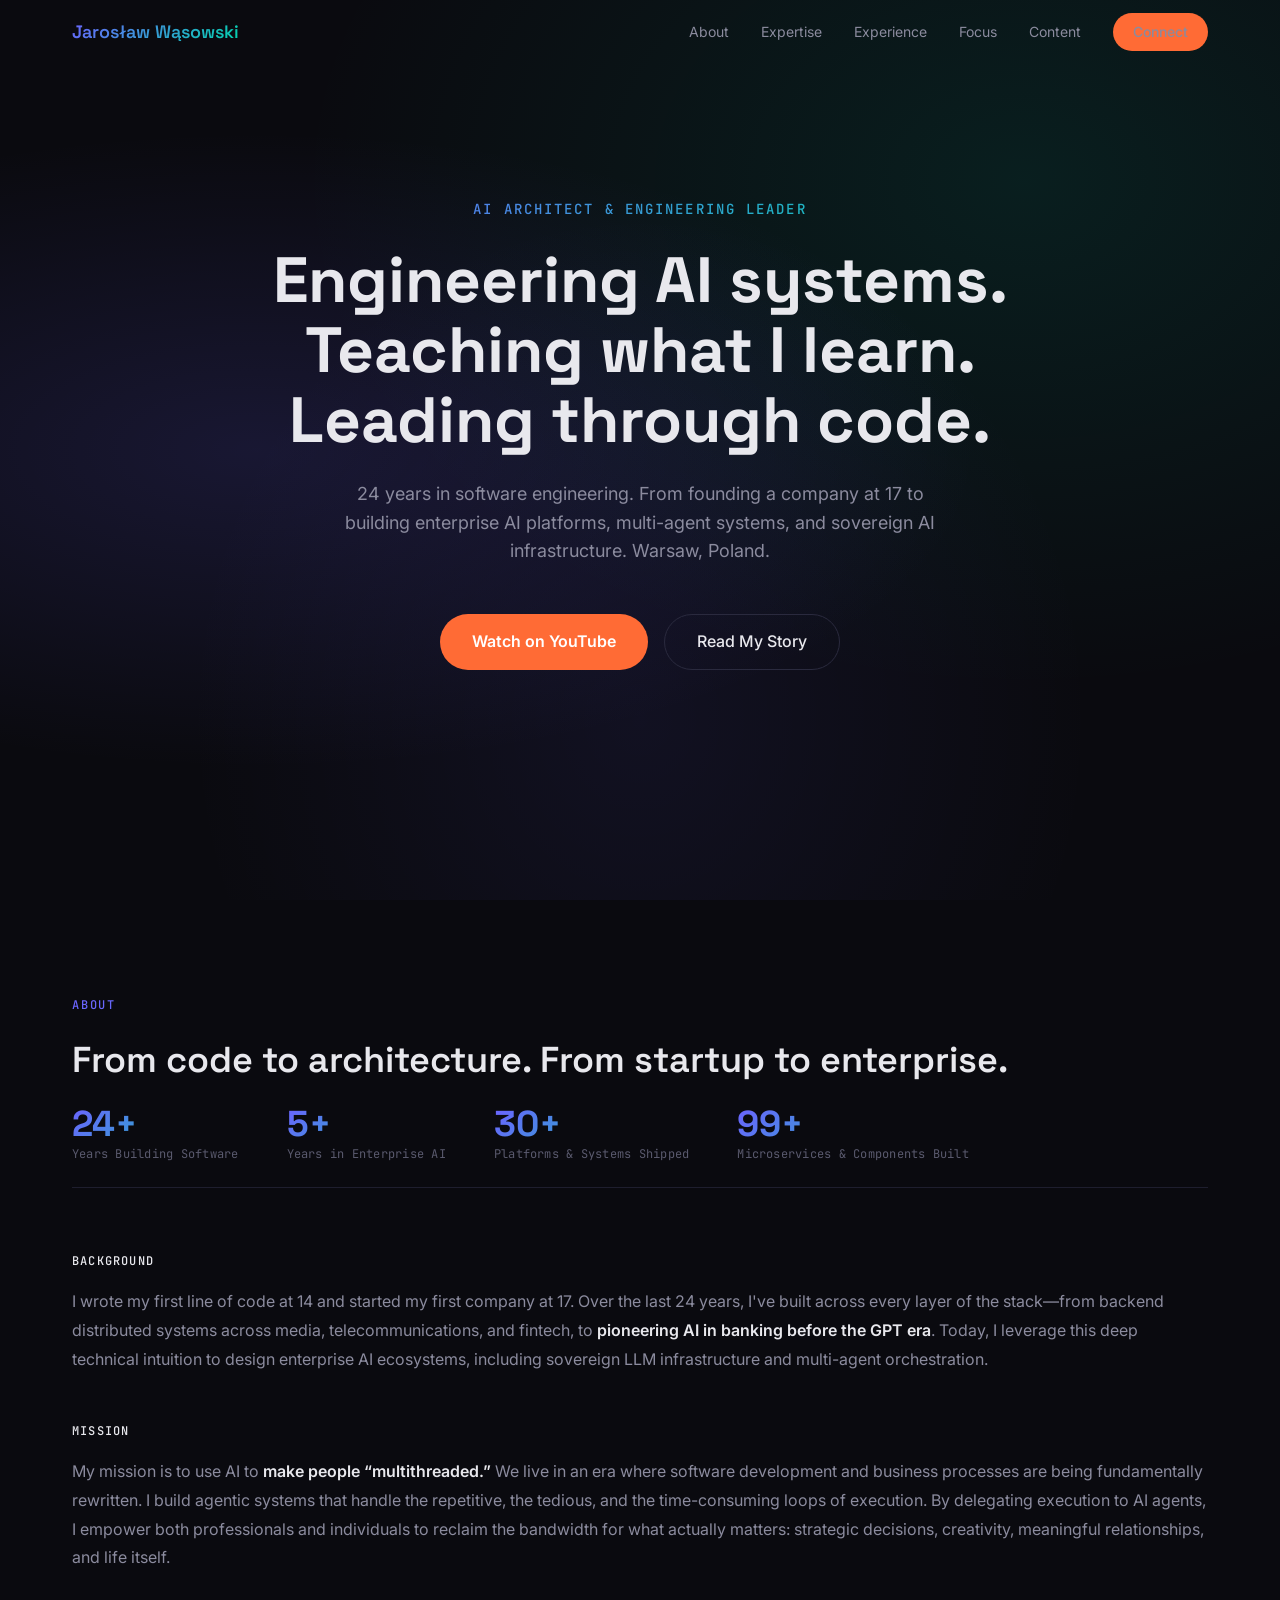
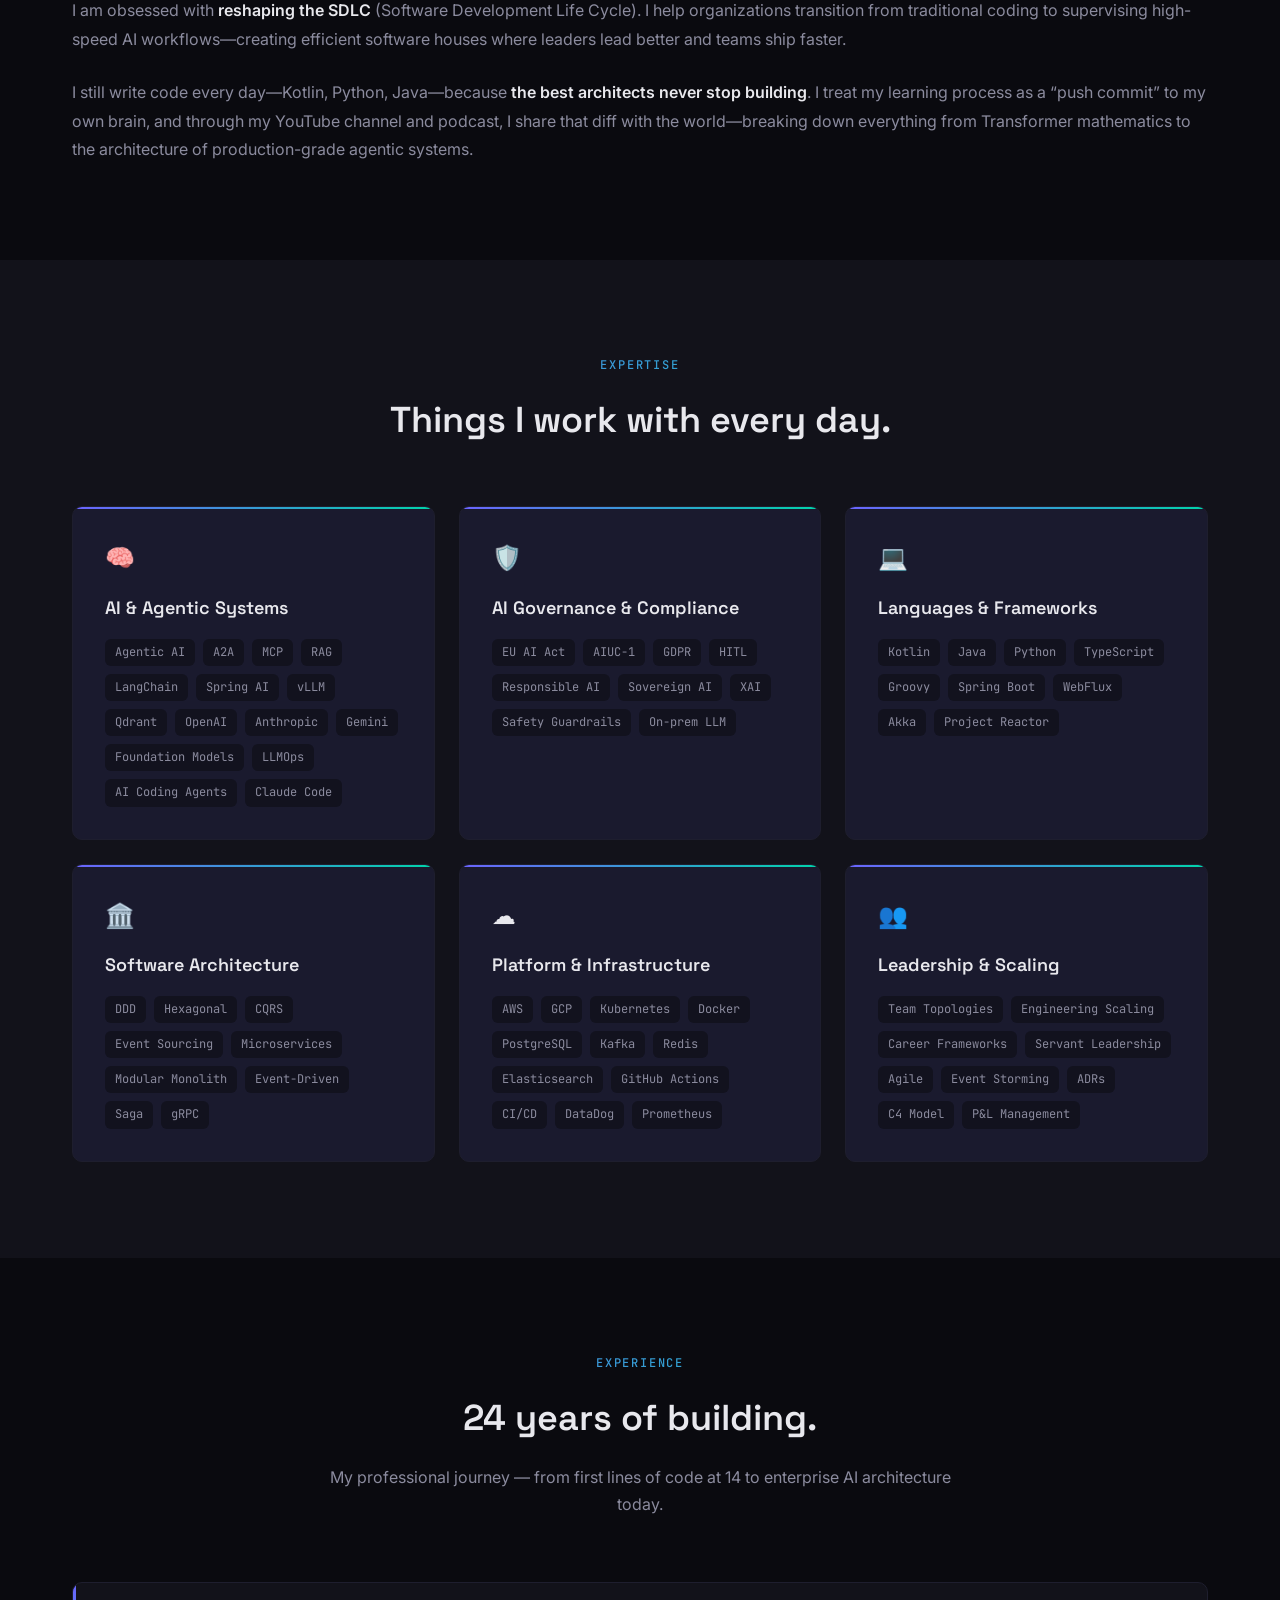
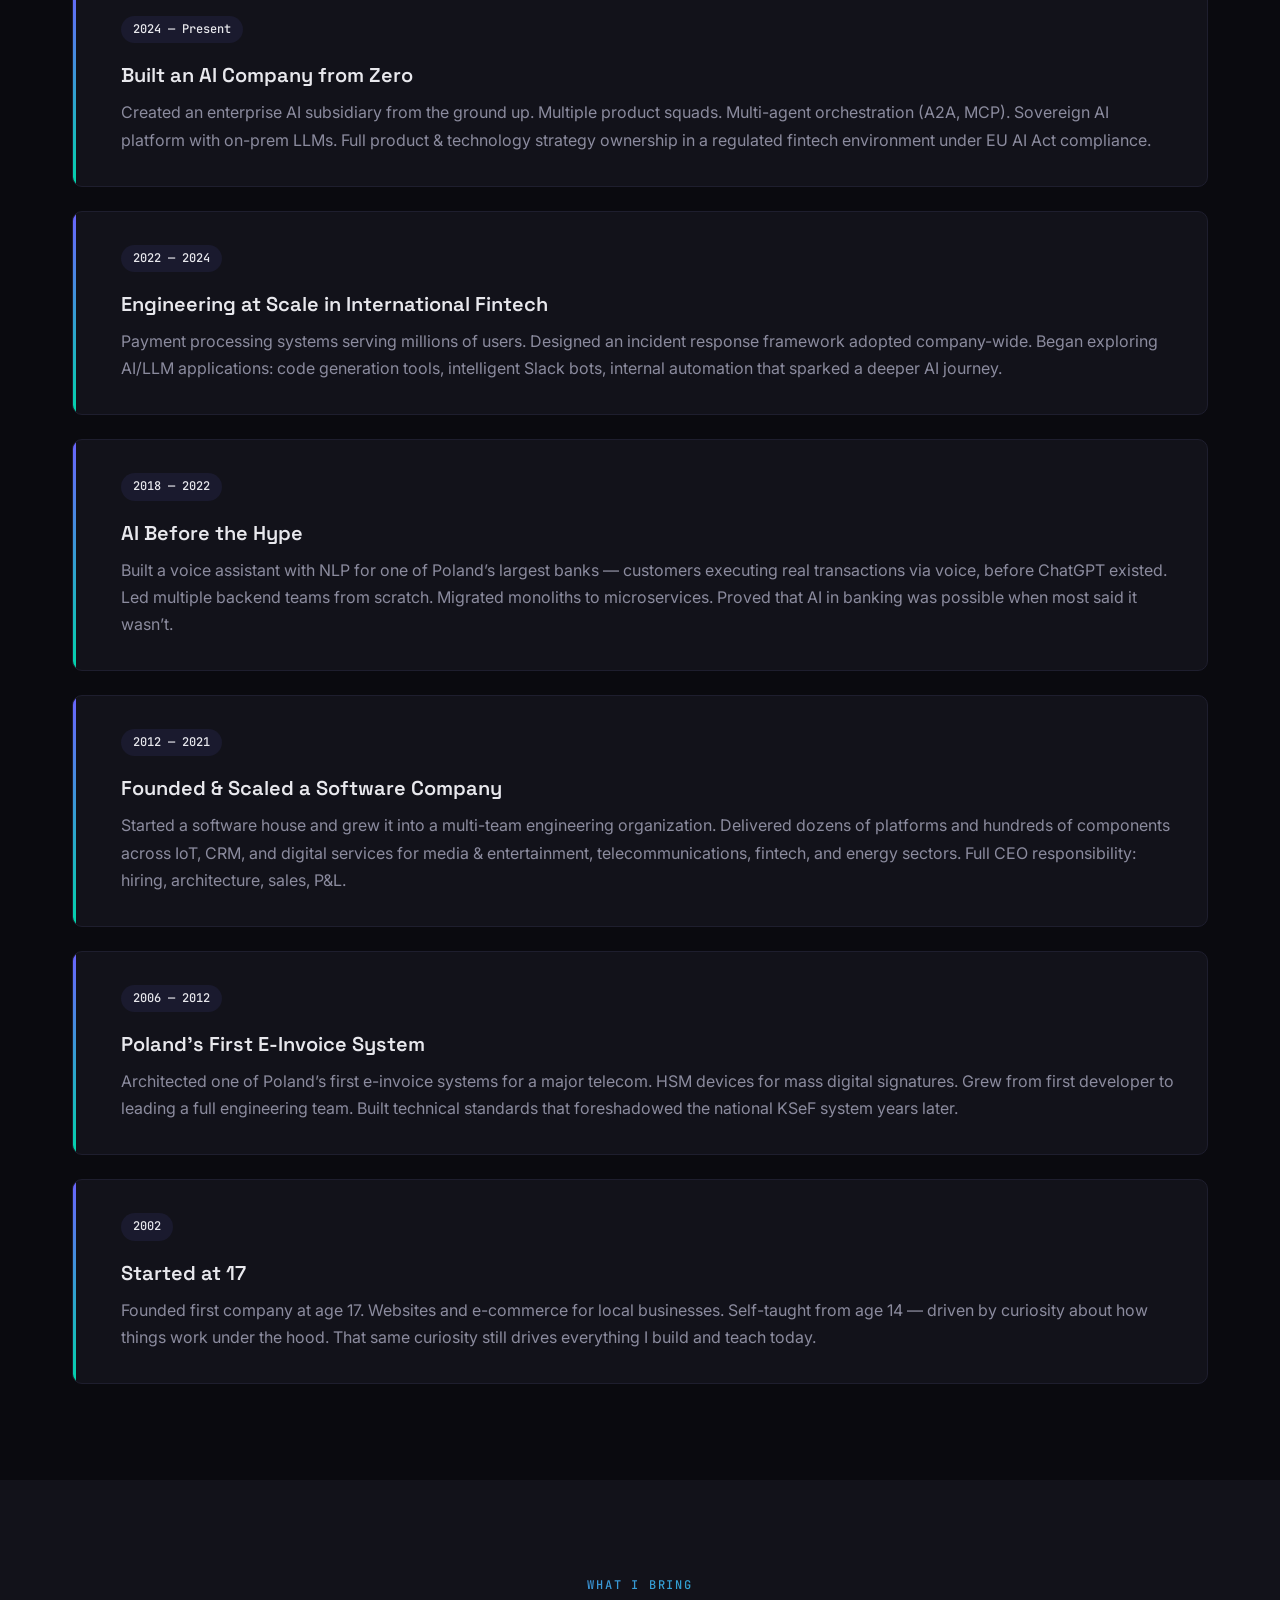
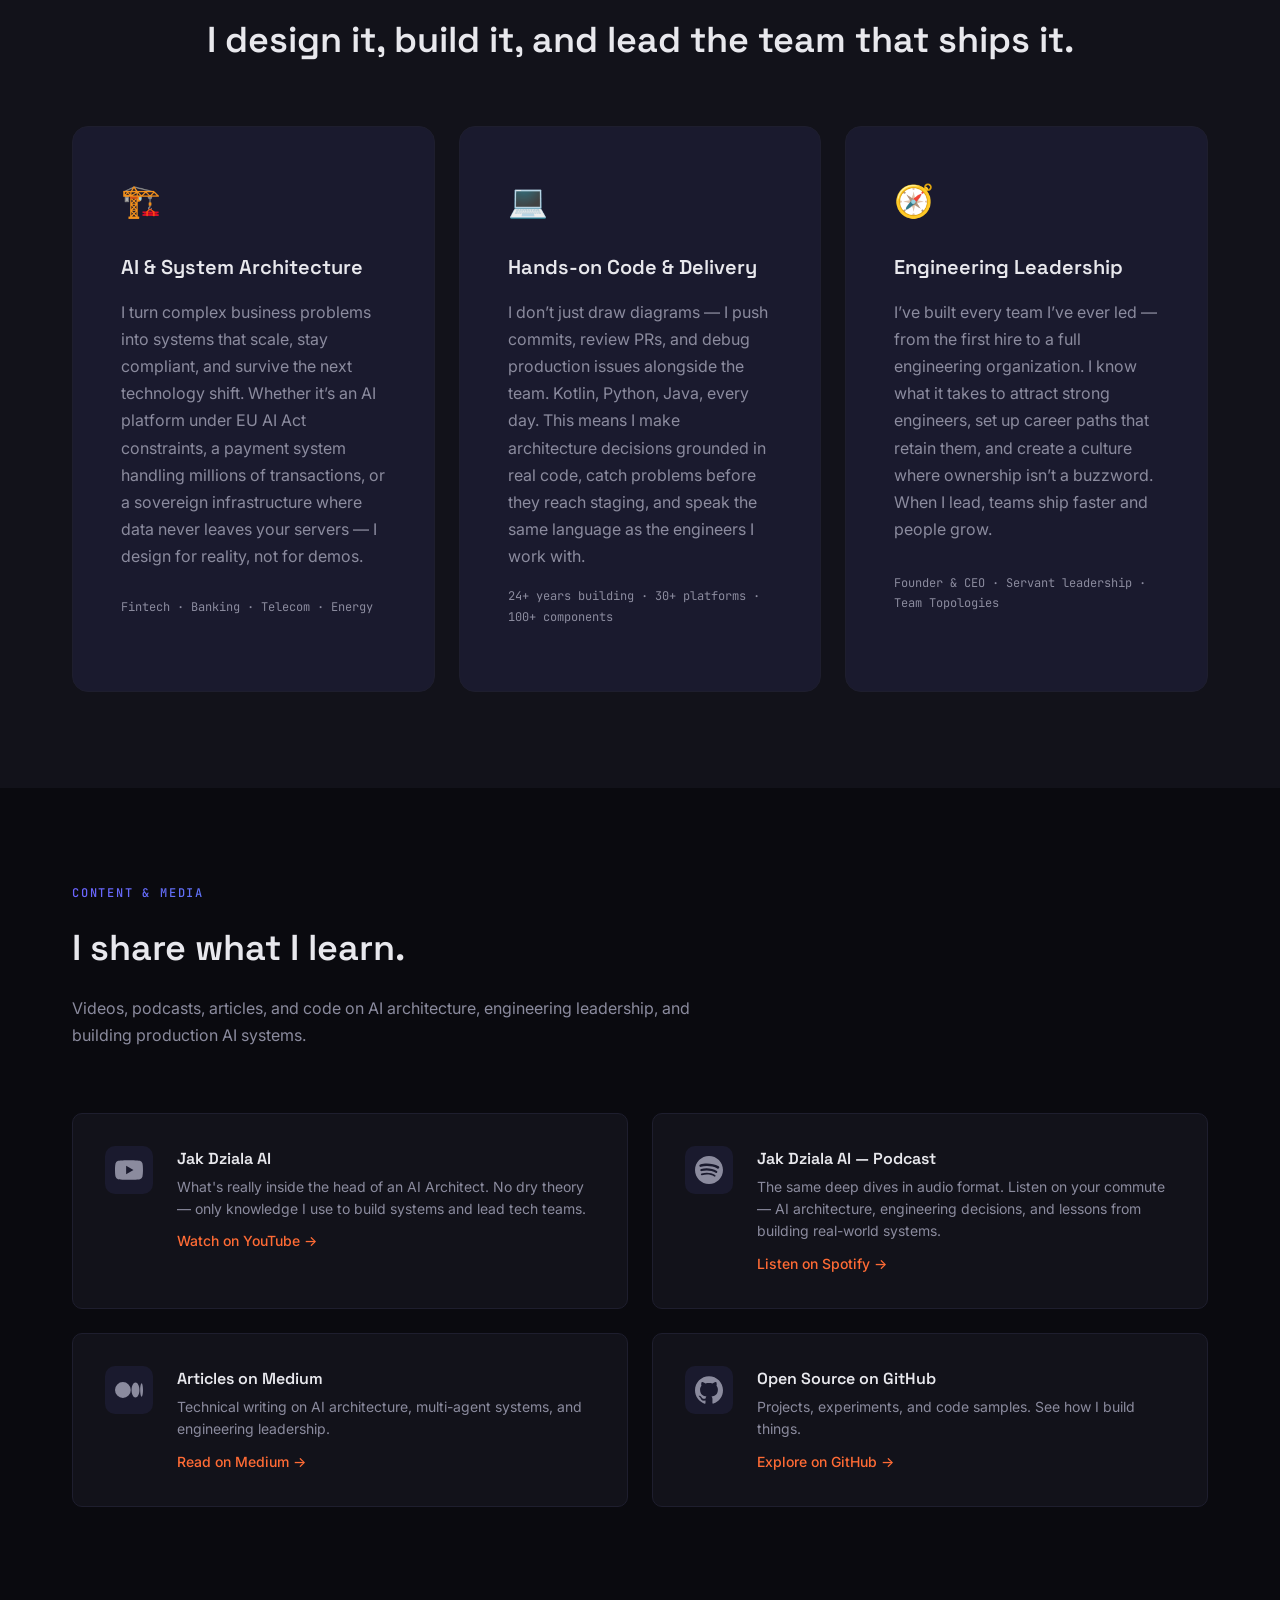
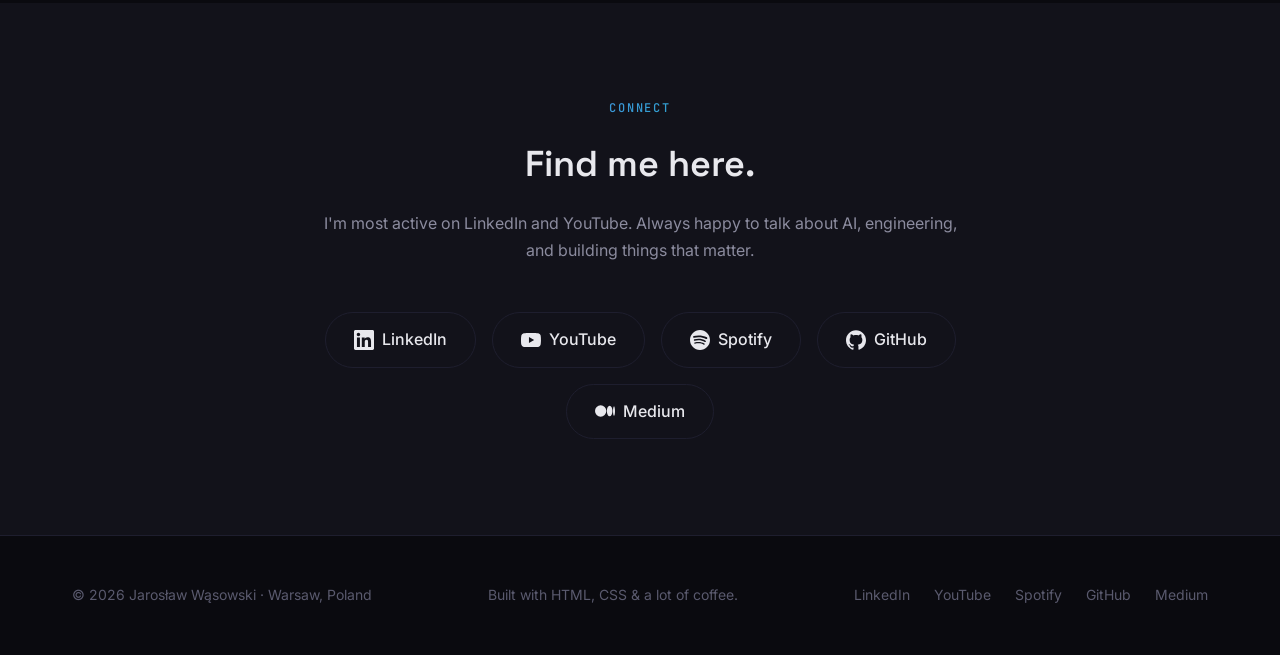
<file: index.html>
<!DOCTYPE html>
<html lang="en">
<head>
  <meta charset="UTF-8">
  <meta name="viewport" content="width=device-width, initial-scale=1.0">

  <title>Jaros&#322;aw W&#261;sowski | AI Architect & Engineering Leader</title>
  <meta name="description" content="AI Architect & Engineering Leader with 24+ years in software engineering. Sharing practical knowledge on enterprise AI, multi-agent systems, and engineering leadership through YouTube, podcast, and articles.">
  <meta name="keywords" content="Jaroslaw Wasowski, AI architect, engineering leader, enterprise AI, multi-agent orchestration, RAG pipelines, AI governance, Kotlin, Java, Python, Spring Boot, software architecture, tech leadership, jak dziala AI, AI podcast, LangChain, agentic AI, Gemini, foundation models, sovereign AI">

  <meta name="author" content="Jarosław Wąsowski">

  <!-- Canonical -->
  <link rel="canonical" href="https://jaroslawwasowski.pl/">

  <!-- Open Graph -->
  <meta property="og:title" content="Jarosław Wąsowski | AI Architect & Engineering Leader">
  <meta property="og:description" content="24+ years building software. From startup founder to enterprise AI architect. Sharing what I learn along the way.">
  <meta property="og:type" content="website">
  <meta property="og:url" content="https://jaroslawwasowski.pl/">
  <meta property="og:image" content="https://jaroslawwasowski.pl/assets/og-image.jpg">
  <meta property="og:image:width" content="1200">
  <meta property="og:image:height" content="630">
  <meta property="og:locale" content="en_US">
  <meta property="og:site_name" content="Jarosław Wąsowski">

  <!-- Twitter Card -->
  <meta name="twitter:card" content="summary_large_image">
  <meta name="twitter:title" content="Jarosław Wąsowski | AI Architect & Engineering Leader">
  <meta name="twitter:description" content="24+ years in software engineering. Enterprise AI, multi-agent systems, engineering leadership. Warsaw, Poland.">
  <meta name="twitter:image" content="https://jaroslawwasowski.pl/assets/og-image.jpg">

  <!-- Geo -->
  <meta name="geo.region" content="PL-MZ">
  <meta name="geo.placename" content="Warsaw">

  <!-- Favicon -->
  <link rel="icon" type="image/svg+xml" href="assets/favicon.svg">

  <!-- Fonts -->
  <link rel="preconnect" href="https://fonts.googleapis.com">
  <link rel="preconnect" href="https://fonts.gstatic.com" crossorigin>
  <link href="https://fonts.googleapis.com/css2?family=Inter:wght@400;500;600&family=JetBrains+Mono:wght@400;500&family=Space+Grotesk:wght@600;700&display=swap" rel="stylesheet">

  <!-- Stylesheets -->
  <link rel="stylesheet" href="css/variables.css">
  <link rel="stylesheet" href="css/main.css">
  <link rel="stylesheet" href="css/animations.css">
  <link rel="stylesheet" href="css/responsive.css">

  <!-- Schema.org JSON-LD -->
  <script type="application/ld+json">
  {
    "@context": "https://schema.org",
    "@type": "Person",
    "name": "Jaros\u0142aw W\u0105sowski",
    "alternateName": "Jaroslaw Wasowski",
    "givenName": "Jaros\u0142aw",
    "familyName": "W\u0105sowski",
    "url": "https://jaroslawwasowski.pl/",
    "image": "https://jaroslawwasowski.pl/assets/og-image.jpg",
    "jobTitle": "AI Architect & Engineering Leader",
    "description": "AI Architect and Engineering Leader with 24+ years in software engineering. Specializing in enterprise AI platforms, multi-agent orchestration, RAG pipelines, AI Governance, and engineering leadership. Creator of Jak Dziala AI educational series.",
    "address": {
      "@type": "PostalAddress",
      "addressLocality": "Warsaw",
      "addressCountry": "PL"
    },
    "hasOccupation": [
      {
        "@type": "Occupation",
        "name": "AI Architect"
      },
      {
        "@type": "Occupation",
        "name": "Engineering Leader"
      },
      {
        "@type": "Occupation",
        "name": "Software Architect"
      }
    ],
    "knowsAbout": [
      "Artificial Intelligence", "Enterprise AI Platforms", "Multi-Agent Orchestration",
      "Retrieval-Augmented Generation", "AI Governance", "Software Architecture",
      "Kotlin", "Java", "Python", "TypeScript", "Groovy", "Spring Boot", "Kubernetes",
      "DDD", "Microservices", "PostgreSQL", "Kafka", "Engineering Leadership",
      "Team Topologies", "Agentic AI", "LLM Infrastructure", "Sovereign AI",
      "LangChain", "Foundation Models", "Gemini", "AI Coding Agents", "AI-native SDLC"
    ],
    "sameAs": [
      "https://www.linkedin.com/in/jarekwasowski/",
      "https://github.com/jarekwas",
      "https://medium.com/@wasowski.jarek",
      "https://www.youtube.com/@jakdzia%C5%82aai",
      "https://open.spotify.com/show/3qwGekcUD3JPqvEu73IWQA"
    ],
    "knowsLanguage": ["pl", "en"],
    "alumniOf": {
      "@type": "CollegeOrUniversity",
      "name": "Polish-Japanese Academy of Information Technology"
    }
  }
  </script>
</head>
<body>

  <!-- ================================================================
       NAVIGATION
       ================================================================ -->
  <header class="nav" id="nav">
    <div class="container nav-inner">
      <a href="#hero" class="nav-logo gradient-text">Jaros&#322;aw W&#261;sowski</a>

      <nav class="nav-links" aria-label="Main navigation">
        <a href="#about">About</a>
        <a href="#expertise">Expertise</a>
        <a href="#track-record">Experience</a>
        <a href="#focus">Focus</a>
        <a href="#content">Content</a>
        <a href="#contact" class="nav-cta nav-cta-desktop">Connect</a>
      </nav>

      <button class="nav-hamburger" aria-label="Toggle menu" aria-expanded="false">
        <span></span>
        <span></span>
        <span></span>
      </button>
    </div>

    <nav class="nav-mobile" aria-label="Mobile navigation">
      <a href="#about">About</a>
      <a href="#expertise">Expertise</a>
      <a href="#track-record">Experience</a>
      <a href="#focus">Focus</a>
      <a href="#content">Content</a>
      <a href="#contact">Connect</a>
    </nav>
  </header>

  <main>
    <!-- ================================================================
         HERO
         ================================================================ -->
    <section class="hero" id="hero">
      <div class="hero-bg" aria-hidden="true"></div>
      <div class="hero-content">
        <p class="hero-label gradient-text">AI Architect &amp; Engineering Leader</p>
        <h1 class="hero-title">Engineering AI systems. Teaching what I learn. Leading through code.</h1>
        <p class="hero-subtitle">24 years in software engineering. From founding a company at 17 to building enterprise AI platforms, multi-agent systems, and sovereign AI infrastructure. Warsaw, Poland.</p>
        <div class="hero-buttons">
          <a href="https://www.youtube.com/@jakdzia%C5%82aai" class="btn-primary" target="_blank" rel="noopener">Watch on YouTube</a>
          <a href="#about" class="btn-outline">Read My Story</a>
        </div>
      </div>
    </section>

    <!-- ================================================================
         ABOUT
         ================================================================ -->
    <section id="about">
      <div class="container">
        <p class="section-label gradient-text reveal">About</p>
        <h2 class="section-heading reveal">From code to architecture. From startup to enterprise.</h2>

        <div class="about-metrics reveal" role="list" aria-label="Key career metrics">
          <div class="about-metric" role="listitem">
            <span class="about-metric-number gradient-text" data-target="24" data-suffix="+">0</span>
            <span class="about-metric-label">Years Building Software</span>
          </div>
          <div class="about-metric" role="listitem">
            <span class="about-metric-number gradient-text" data-target="5" data-suffix="+">0</span>
            <span class="about-metric-label">Years in Enterprise AI</span>
          </div>
          <div class="about-metric" role="listitem">
            <span class="about-metric-number gradient-text" data-target="30" data-suffix="+">0</span>
            <span class="about-metric-label">Platforms &amp; Systems Shipped</span>
          </div>
          <div class="about-metric" role="listitem">
            <span class="about-metric-number gradient-text" data-target="100" data-suffix="+">0</span>
            <span class="about-metric-label">Microservices &amp; Components Built</span>
          </div>
        </div>

        <div class="about-columns reveal">
          <div class="about-col">
            <h3 class="about-col-heading">Background</h3>
            <p>I wrote my first line of code at 14 and started my first company at 17. Over the last 24 years, I've built across every layer of the stack&mdash;from backend distributed systems across media, telecommunications, and fintech, to <strong>pioneering AI in banking before the GPT era</strong>. Today, I leverage this deep technical intuition to design enterprise AI ecosystems, including sovereign LLM infrastructure and multi-agent orchestration.</p>
          </div>
          <div class="about-col">
            <h3 class="about-col-heading">Mission</h3>
            <p>My mission is to use AI to <strong>make people &ldquo;multithreaded.&rdquo;</strong> We live in an era where software development and business processes are being fundamentally rewritten. I build agentic systems that handle the repetitive, the tedious, and the time-consuming loops of execution. By delegating execution to AI agents, I empower both professionals and individuals to reclaim the bandwidth for what actually matters: strategic decisions, creativity, meaningful relationships, and life itself.</p>
            <p>I am obsessed with <strong>reshaping the SDLC</strong> (Software Development Life Cycle). I help organizations transition from traditional coding to supervising high-speed AI workflows&mdash;creating efficient software houses where leaders lead better and teams ship faster.</p>
            <p>I still write code every day&mdash;Kotlin, Python, Java&mdash;because <strong>the best architects never stop building</strong>. I treat my learning process as a &ldquo;push commit&rdquo; to my own brain, and through my YouTube channel and podcast, I share that diff with the world&mdash;breaking down everything from Transformer mathematics to the architecture of production-grade agentic systems.</p>
          </div>
        </div>
      </div>
    </section>

    <!-- ================================================================
         EXPERTISE
         ================================================================ -->
    <section id="expertise" class="section-alt">
      <div class="container">
        <div class="expertise-header">
          <p class="section-label gradient-text reveal">Expertise</p>
          <h2 class="section-heading reveal">Things I work with every day.</h2>
        </div>

        <div class="expertise-grid reveal">
          <div class="expertise-card stagger-child">
            <div class="expertise-icon" aria-hidden="true">&#x1F9E0;</div>
            <h3>AI &amp; Agentic Systems</h3>
            <div class="expertise-tags">
              <span class="expertise-tag">Agentic AI</span>
              <span class="expertise-tag">A2A</span>
              <span class="expertise-tag">MCP</span>
              <span class="expertise-tag">RAG</span>
              <span class="expertise-tag">LangChain</span>
              <span class="expertise-tag">Spring AI</span>
              <span class="expertise-tag">vLLM</span>
              <span class="expertise-tag">Qdrant</span>
              <span class="expertise-tag">OpenAI</span>
              <span class="expertise-tag">Anthropic</span>
              <span class="expertise-tag">Gemini</span>
              <span class="expertise-tag">Foundation Models</span>
              <span class="expertise-tag">LLMOps</span>
              <span class="expertise-tag">AI Coding Agents</span>
              <span class="expertise-tag">Claude Code</span>
            </div>
          </div>

          <div class="expertise-card stagger-child">
            <div class="expertise-icon" aria-hidden="true">&#x1F6E1;&#xFE0F;</div>
            <h3>AI Governance &amp; Compliance</h3>
            <div class="expertise-tags">
              <span class="expertise-tag">EU AI Act</span>
              <span class="expertise-tag">AIUC-1</span>
              <span class="expertise-tag">GDPR</span>
              <span class="expertise-tag">HITL</span>
              <span class="expertise-tag">Responsible AI</span>
              <span class="expertise-tag">Sovereign AI</span>
              <span class="expertise-tag">XAI</span>
              <span class="expertise-tag">Safety Guardrails</span>
              <span class="expertise-tag">On-prem LLM</span>
            </div>
          </div>

          <div class="expertise-card stagger-child">
            <div class="expertise-icon" aria-hidden="true">&#x1F4BB;</div>
            <h3>Languages &amp; Frameworks</h3>
            <div class="expertise-tags">
              <span class="expertise-tag">Kotlin</span>
              <span class="expertise-tag">Java</span>
              <span class="expertise-tag">Python</span>
              <span class="expertise-tag">TypeScript</span>
              <span class="expertise-tag">Groovy</span>
              <span class="expertise-tag">Spring Boot</span>
              <span class="expertise-tag">WebFlux</span>
              <span class="expertise-tag">Akka</span>
              <span class="expertise-tag">Project Reactor</span>
            </div>
          </div>

          <div class="expertise-card stagger-child">
            <div class="expertise-icon" aria-hidden="true">&#x1F3DB;&#xFE0F;</div>
            <h3>Software Architecture</h3>
            <div class="expertise-tags">
              <span class="expertise-tag">DDD</span>
              <span class="expertise-tag">Hexagonal</span>
              <span class="expertise-tag">CQRS</span>
              <span class="expertise-tag">Event Sourcing</span>
              <span class="expertise-tag">Microservices</span>
              <span class="expertise-tag">Modular Monolith</span>
              <span class="expertise-tag">Event-Driven</span>
              <span class="expertise-tag">Saga</span>
              <span class="expertise-tag">gRPC</span>
            </div>
          </div>

          <div class="expertise-card stagger-child">
            <div class="expertise-icon" aria-hidden="true">&#x2601;&#xFE0F;</div>
            <h3>Platform &amp; Infrastructure</h3>
            <div class="expertise-tags">
              <span class="expertise-tag">AWS</span>
              <span class="expertise-tag">GCP</span>
              <span class="expertise-tag">Kubernetes</span>
              <span class="expertise-tag">Docker</span>
              <span class="expertise-tag">PostgreSQL</span>
              <span class="expertise-tag">Kafka</span>
              <span class="expertise-tag">Redis</span>
              <span class="expertise-tag">Elasticsearch</span>
              <span class="expertise-tag">GitHub Actions</span>
              <span class="expertise-tag">CI/CD</span>
              <span class="expertise-tag">DataDog</span>
              <span class="expertise-tag">Prometheus</span>
            </div>
          </div>

          <div class="expertise-card stagger-child">
            <div class="expertise-icon" aria-hidden="true">&#x1F465;</div>
            <h3>Leadership &amp; Scaling</h3>
            <div class="expertise-tags">
              <span class="expertise-tag">Team Topologies</span>
              <span class="expertise-tag">Engineering Scaling</span>
              <span class="expertise-tag">Career Frameworks</span>
              <span class="expertise-tag">Servant Leadership</span>
              <span class="expertise-tag">Agile</span>
              <span class="expertise-tag">Event Storming</span>
              <span class="expertise-tag">ADRs</span>
              <span class="expertise-tag">C4 Model</span>
              <span class="expertise-tag">P&amp;L Management</span>
            </div>
          </div>
        </div>
      </div>
    </section>

    <!-- ================================================================
         TRACK RECORD
         ================================================================ -->
    <section id="track-record">
      <div class="container">
        <div class="track-header">
          <p class="section-label gradient-text reveal">Experience</p>
          <h2 class="section-heading reveal">24 years of building.</h2>
          <p class="section-subtext reveal" style="margin: 0 auto;">My professional journey &mdash; from first lines of code at 14 to enterprise AI architecture today.</p>
        </div>

        <div class="track-list">
          <div class="track-card reveal">
            <span class="track-year gradient-text">2024 &mdash; Present</span>
            <h3>Built an AI Company from Zero</h3>
            <p>Created an enterprise AI subsidiary from the ground up. Multiple product squads. Multi-agent orchestration (A2A, MCP). Sovereign AI platform with on-prem LLMs. Full product &amp; technology strategy ownership in a regulated fintech environment under EU AI Act compliance.</p>
          </div>

          <div class="track-card reveal">
            <span class="track-year gradient-text">2022 &mdash; 2024</span>
            <h3>Engineering at Scale in International Fintech</h3>
            <p>Payment processing systems serving millions of users. Designed an incident response framework adopted company-wide. Began exploring AI/LLM applications: code generation tools, intelligent Slack bots, internal automation that sparked a deeper AI journey.</p>
          </div>

          <div class="track-card reveal">
            <span class="track-year gradient-text">2018 &mdash; 2022</span>
            <h3>AI Before the Hype</h3>
            <p>Built a voice assistant with NLP for one of Poland&rsquo;s largest banks &mdash; customers executing real transactions via voice, before ChatGPT existed. Led multiple backend teams from scratch. Migrated monoliths to microservices. Proved that AI in banking was possible when most said it wasn&rsquo;t.</p>
          </div>

          <div class="track-card reveal">
            <span class="track-year gradient-text">2012 &mdash; 2021</span>
            <h3>Founded &amp; Scaled a Software Company</h3>
            <p>Started a software house and grew it into a multi-team engineering organization. Delivered dozens of platforms and hundreds of components across IoT, CRM, and digital services for media &amp; entertainment, telecommunications, fintech, and energy sectors. Full CEO responsibility: hiring, architecture, sales, P&amp;L.</p>
          </div>

          <div class="track-card reveal">
            <span class="track-year gradient-text">2006 &mdash; 2012</span>
            <h3>Poland&rsquo;s First E-Invoice System</h3>
            <p>Architected one of Poland&rsquo;s first e-invoice systems for a major telecom. HSM devices for mass digital signatures. Grew from first developer to leading a full engineering team. Built technical standards that foreshadowed the national KSeF system years later.</p>
          </div>

          <div class="track-card reveal">
            <span class="track-year gradient-text">2002</span>
            <h3>Started at 17</h3>
            <p>Founded first company at age 17. Websites and e-commerce for local businesses. Self-taught from age 14 &mdash; driven by curiosity about how things work under the hood. That same curiosity still drives everything I build and teach today.</p>
          </div>
        </div>
      </div>
    </section>

    <!-- ================================================================
         FOCUS AREAS
         ================================================================ -->
    <section id="focus" class="section-alt">
      <div class="container">
        <div class="services-header">
          <p class="section-label gradient-text reveal">What I Bring</p>
          <h2 class="section-heading reveal">I design it, build it, and lead the team that ships it.</h2>
        </div>

        <div class="services-grid reveal">
          <div class="service-card stagger-child">
            <div class="service-icon" aria-hidden="true">&#x1F3D7;&#xFE0F;</div>
            <h3>AI &amp; System Architecture</h3>
            <p>I turn complex business problems into systems that scale, stay compliant, and survive the next technology shift. Whether it&rsquo;s an AI platform under EU AI Act constraints, a payment system handling millions of transactions, or a sovereign infrastructure where data never leaves your servers &mdash; I design for reality, not for demos.</p>
            <p class="service-meta">Fintech &middot; Banking &middot; Telecom &middot; Energy</p>
          </div>

          <div class="service-card stagger-child">
            <div class="service-icon" aria-hidden="true">&#x1F4BB;</div>
            <h3>Hands-on Code &amp; Delivery</h3>
            <p>I don&rsquo;t just draw diagrams &mdash; I push commits, review PRs, and debug production issues alongside the team. Kotlin, Python, Java, every day. This means I make architecture decisions grounded in real code, catch problems before they reach staging, and speak the same language as the engineers I work with.</p>
            <p class="service-meta">24+ years building &middot; 30+ platforms &middot; 100+ components</p>
          </div>

          <div class="service-card stagger-child">
            <div class="service-icon" aria-hidden="true">&#x1F9ED;</div>
            <h3>Engineering Leadership</h3>
            <p>I&rsquo;ve built every team I&rsquo;ve ever led &mdash; from the first hire to a full engineering organization. I know what it takes to attract strong engineers, set up career paths that retain them, and create a culture where ownership isn&rsquo;t a buzzword. When I lead, teams ship faster and people grow.</p>
            <p class="service-meta">Founder &amp; CEO &middot; Servant leadership &middot; Team Topologies</p>
          </div>
        </div>
      </div>
    </section>

    <!-- ================================================================
         CONTENT & MEDIA
         ================================================================ -->
    <section id="content">
      <div class="container">
        <div class="content-header">
          <p class="section-label gradient-text reveal">Content &amp; Media</p>
          <h2 class="section-heading reveal">I share what I learn.</h2>
          <p class="section-subtext reveal">Videos, podcasts, articles, and code on AI architecture, engineering leadership, and building production AI systems.</p>
        </div>

        <div class="content-grid reveal">
          <a href="https://www.youtube.com/@jakdzia%C5%82aai" class="content-card stagger-child" target="_blank" rel="noopener">
            <div class="content-card-icon">
              <svg viewBox="0 0 24 24" xmlns="http://www.w3.org/2000/svg" aria-hidden="true">
                <path d="M23.498 6.186a3.016 3.016 0 0 0-2.122-2.136C19.505 3.545 12 3.545 12 3.545s-7.505 0-9.377.505A3.017 3.017 0 0 0 .502 6.186C0 8.07 0 12 0 12s0 3.93.502 5.814a3.016 3.016 0 0 0 2.122 2.136c1.871.505 9.376.505 9.376.505s7.505 0 9.377-.505a3.015 3.015 0 0 0 2.122-2.136C24 15.93 24 12 24 12s0-3.93-.502-5.814zM9.545 15.568V8.432L15.818 12l-6.273 3.568z"/>
              </svg>
            </div>
            <div class="content-card-body">
              <h3>Jak Dziala AI</h3>
              <p>What's really inside the head of an AI Architect. No dry theory &mdash; only knowledge I use to build systems and lead tech teams.</p>
              <span class="content-card-link">Watch on YouTube <span class="arrow">&rarr;</span></span>
            </div>
          </a>

          <a href="https://open.spotify.com/show/3qwGekcUD3JPqvEu73IWQA" class="content-card stagger-child" target="_blank" rel="noopener">
            <div class="content-card-icon">
              <svg viewBox="0 0 24 24" xmlns="http://www.w3.org/2000/svg" aria-hidden="true">
                <path d="M12 0C5.4 0 0 5.4 0 12s5.4 12 12 12 12-5.4 12-12S18.66 0 12 0zm5.521 17.34c-.24.359-.66.48-1.021.24-2.82-1.74-6.36-2.101-10.561-1.141-.418.122-.779-.179-.899-.539-.12-.421.18-.78.54-.9 4.56-1.021 8.52-.6 11.64 1.32.42.18.479.659.301 1.02zm1.44-3.3c-.301.42-.841.6-1.262.3-3.239-1.98-8.159-2.58-11.939-1.38-.479.12-1.02-.12-1.14-.6-.12-.48.12-1.021.6-1.141C9.6 9.9 15 10.561 18.72 12.84c.361.181.54.78.241 1.2zm.12-3.36C15.24 8.4 8.82 8.16 5.16 9.301c-.6.179-1.2-.181-1.38-.721-.18-.601.18-1.2.72-1.381 4.26-1.26 11.28-1.02 15.721 1.621.539.3.719 1.02.419 1.56-.299.421-1.02.599-1.559.3z"/>
              </svg>
            </div>
            <div class="content-card-body">
              <h3>Jak Dziala AI &mdash; Podcast</h3>
              <p>The same deep dives in audio format. Listen on your commute &mdash; AI architecture, engineering decisions, and lessons from building real-world systems.</p>
              <span class="content-card-link">Listen on Spotify <span class="arrow">&rarr;</span></span>
            </div>
          </a>

          <a href="https://medium.com/@wasowski.jarek" class="content-card stagger-child" target="_blank" rel="noopener">
            <div class="content-card-icon">
              <svg viewBox="0 0 24 24" xmlns="http://www.w3.org/2000/svg" aria-hidden="true">
                <path d="M13.54 12a6.8 6.8 0 01-6.77 6.82A6.8 6.8 0 010 12a6.8 6.8 0 016.77-6.82A6.8 6.8 0 0113.54 12zm7.42 0c0 3.54-1.51 6.42-3.38 6.42-1.87 0-3.39-2.88-3.39-6.42s1.52-6.42 3.39-6.42 3.38 2.88 3.38 6.42M24 12c0 3.17-.53 5.75-1.19 5.75-.66 0-1.19-2.58-1.19-5.75s.53-5.75 1.19-5.75C23.47 6.25 24 8.83 24 12z"/>
              </svg>
            </div>
            <div class="content-card-body">
              <h3>Articles on Medium</h3>
              <p>Technical writing on AI architecture, multi-agent systems, and engineering leadership.</p>
              <span class="content-card-link">Read on Medium <span class="arrow">&rarr;</span></span>
            </div>
          </a>

          <a href="https://github.com/jarekwas" class="content-card stagger-child" target="_blank" rel="noopener">
            <div class="content-card-icon">
              <svg viewBox="0 0 24 24" xmlns="http://www.w3.org/2000/svg" aria-hidden="true">
                <path d="M12 .297c-6.63 0-12 5.373-12 12 0 5.303 3.438 9.8 8.205 11.385.6.113.82-.258.82-.577 0-.285-.01-1.04-.015-2.04-3.338.724-4.042-1.61-4.042-1.61C4.422 18.07 3.633 17.7 3.633 17.7c-1.087-.744.084-.729.084-.729 1.205.084 1.838 1.236 1.838 1.236 1.07 1.835 2.809 1.305 3.495.998.108-.776.417-1.305.76-1.605-2.665-.3-5.466-1.332-5.466-5.93 0-1.31.465-2.38 1.235-3.22-.135-.303-.54-1.523.105-3.176 0 0 1.005-.322 3.3 1.23.96-.267 1.98-.399 3-.405 1.02.006 2.04.138 3 .405 2.28-1.552 3.285-1.23 3.285-1.23.645 1.653.24 2.873.12 3.176.765.84 1.23 1.91 1.23 3.22 0 4.61-2.805 5.625-5.475 5.92.42.36.81 1.096.81 2.22 0 1.606-.015 2.896-.015 3.286 0 .315.21.69.825.57C20.565 22.092 24 17.592 24 12.297c0-6.627-5.373-12-12-12"/>
              </svg>
            </div>
            <div class="content-card-body">
              <h3>Open Source on GitHub</h3>
              <p>Projects, experiments, and code samples. See how I build things.</p>
              <span class="content-card-link">Explore on GitHub <span class="arrow">&rarr;</span></span>
            </div>
          </a>
        </div>

      </div>
    </section>

    <!-- ================================================================
         CONNECT
         ================================================================ -->
    <section class="contact section-alt" id="contact">
      <div class="container">
        <div class="contact-content">
          <p class="section-label gradient-text reveal">Connect</p>
          <h2 class="section-heading reveal">Find me here.</h2>
          <p class="section-subtext reveal">I'm most active on LinkedIn and YouTube. Always happy to talk about AI, engineering, and building things that matter.</p>

          <div class="contact-links reveal">
            <a href="https://www.linkedin.com/in/jarekwasowski/" class="contact-btn linkedin" target="_blank" rel="noopener">
              <svg viewBox="0 0 24 24" xmlns="http://www.w3.org/2000/svg" aria-hidden="true">
                <path d="M20.447 20.452h-3.554v-5.569c0-1.328-.027-3.037-1.852-3.037-1.853 0-2.136 1.445-2.136 2.939v5.667H9.351V9h3.414v1.561h.046c.477-.9 1.637-1.85 3.37-1.85 3.601 0 4.267 2.37 4.267 5.455v6.286zM5.337 7.433c-1.144 0-2.063-.926-2.063-2.065 0-1.138.92-2.063 2.063-2.063 1.14 0 2.064.925 2.064 2.063 0 1.139-.925 2.065-2.064 2.065zm1.782 13.019H3.555V9h3.564v11.452zM22.225 0H1.771C.792 0 0 .774 0 1.729v20.542C0 23.227.792 24 1.771 24h20.451C23.2 24 24 23.227 24 22.271V1.729C24 .774 23.2 0 22.222 0h.003z"/>
              </svg>
              LinkedIn
            </a>
            <a href="https://www.youtube.com/@jakdzia%C5%82aai" class="contact-btn youtube" target="_blank" rel="noopener">
              <svg viewBox="0 0 24 24" xmlns="http://www.w3.org/2000/svg" aria-hidden="true">
                <path d="M23.498 6.186a3.016 3.016 0 0 0-2.122-2.136C19.505 3.545 12 3.545 12 3.545s-7.505 0-9.377.505A3.017 3.017 0 0 0 .502 6.186C0 8.07 0 12 0 12s0 3.93.502 5.814a3.016 3.016 0 0 0 2.122 2.136c1.871.505 9.376.505 9.376.505s7.505 0 9.377-.505a3.015 3.015 0 0 0 2.122-2.136C24 15.93 24 12 24 12s0-3.93-.502-5.814zM9.545 15.568V8.432L15.818 12l-6.273 3.568z"/>
              </svg>
              YouTube
            </a>
            <a href="https://open.spotify.com/show/3qwGekcUD3JPqvEu73IWQA" class="contact-btn spotify" target="_blank" rel="noopener">
              <svg viewBox="0 0 24 24" xmlns="http://www.w3.org/2000/svg" aria-hidden="true">
                <path d="M12 0C5.4 0 0 5.4 0 12s5.4 12 12 12 12-5.4 12-12S18.66 0 12 0zm5.521 17.34c-.24.359-.66.48-1.021.24-2.82-1.74-6.36-2.101-10.561-1.141-.418.122-.779-.179-.899-.539-.12-.421.18-.78.54-.9 4.56-1.021 8.52-.6 11.64 1.32.42.18.479.659.301 1.02zm1.44-3.3c-.301.42-.841.6-1.262.3-3.239-1.98-8.159-2.58-11.939-1.38-.479.12-1.02-.12-1.14-.6-.12-.48.12-1.021.6-1.141C9.6 9.9 15 10.561 18.72 12.84c.361.181.54.78.241 1.2zm.12-3.36C15.24 8.4 8.82 8.16 5.16 9.301c-.6.179-1.2-.181-1.38-.721-.18-.601.18-1.2.72-1.381 4.26-1.26 11.28-1.02 15.721 1.621.539.3.719 1.02.419 1.56-.299.421-1.02.599-1.559.3z"/>
              </svg>
              Spotify
            </a>
            <a href="https://github.com/jarekwas" class="contact-btn github" target="_blank" rel="noopener">
              <svg viewBox="0 0 24 24" xmlns="http://www.w3.org/2000/svg" aria-hidden="true">
                <path d="M12 .297c-6.63 0-12 5.373-12 12 0 5.303 3.438 9.8 8.205 11.385.6.113.82-.258.82-.577 0-.285-.01-1.04-.015-2.04-3.338.724-4.042-1.61-4.042-1.61C4.422 18.07 3.633 17.7 3.633 17.7c-1.087-.744.084-.729.084-.729 1.205.084 1.838 1.236 1.838 1.236 1.07 1.835 2.809 1.305 3.495.998.108-.776.417-1.305.76-1.605-2.665-.3-5.466-1.332-5.466-5.93 0-1.31.465-2.38 1.235-3.22-.135-.303-.54-1.523.105-3.176 0 0 1.005-.322 3.3 1.23.96-.267 1.98-.399 3-.405 1.02.006 2.04.138 3 .405 2.28-1.552 3.285-1.23 3.285-1.23.645 1.653.24 2.873.12 3.176.765.84 1.23 1.91 1.23 3.22 0 4.61-2.805 5.625-5.475 5.92.42.36.81 1.096.81 2.22 0 1.606-.015 2.896-.015 3.286 0 .315.21.69.825.57C20.565 22.092 24 17.592 24 12.297c0-6.627-5.373-12-12-12"/>
              </svg>
              GitHub
            </a>
            <a href="https://medium.com/@wasowski.jarek" class="contact-btn medium" target="_blank" rel="noopener">
              <svg viewBox="0 0 24 24" xmlns="http://www.w3.org/2000/svg" aria-hidden="true">
                <path d="M13.54 12a6.8 6.8 0 01-6.77 6.82A6.8 6.8 0 010 12a6.8 6.8 0 016.77-6.82A6.8 6.8 0 0113.54 12zm7.42 0c0 3.54-1.51 6.42-3.38 6.42-1.87 0-3.39-2.88-3.39-6.42s1.52-6.42 3.39-6.42 3.38 2.88 3.38 6.42M24 12c0 3.17-.53 5.75-1.19 5.75-.66 0-1.19-2.58-1.19-5.75s.53-5.75 1.19-5.75C23.47 6.25 24 8.83 24 12z"/>
              </svg>
              Medium
            </a>
          </div>
        </div>
      </div>
    </section>
  </main>

  <!-- ================================================================
       FOOTER
       ================================================================ -->
  <footer class="footer">
    <div class="container footer-inner">
      <span class="footer-copy">&copy; 2026 Jaros&#322;aw W&#261;sowski &middot; Warsaw, Poland</span>
      <span class="footer-tagline">Built with HTML, CSS &amp; a lot of coffee.</span>
      <nav class="footer-links" aria-label="Footer links">
        <a href="https://www.linkedin.com/in/jarekwasowski/" target="_blank" rel="noopener">LinkedIn</a>
        <a href="https://www.youtube.com/@jakdzia%C5%82aai" target="_blank" rel="noopener">YouTube</a>
        <a href="https://open.spotify.com/show/3qwGekcUD3JPqvEu73IWQA" target="_blank" rel="noopener">Spotify</a>
        <a href="https://github.com/jarekwas" target="_blank" rel="noopener">GitHub</a>
        <a href="https://medium.com/@wasowski.jarek" target="_blank" rel="noopener">Medium</a>
      </nav>
    </div>
  </footer>

  <!-- JavaScript -->
  <script src="js/main.js"></script>
</body>
</html>
</file>
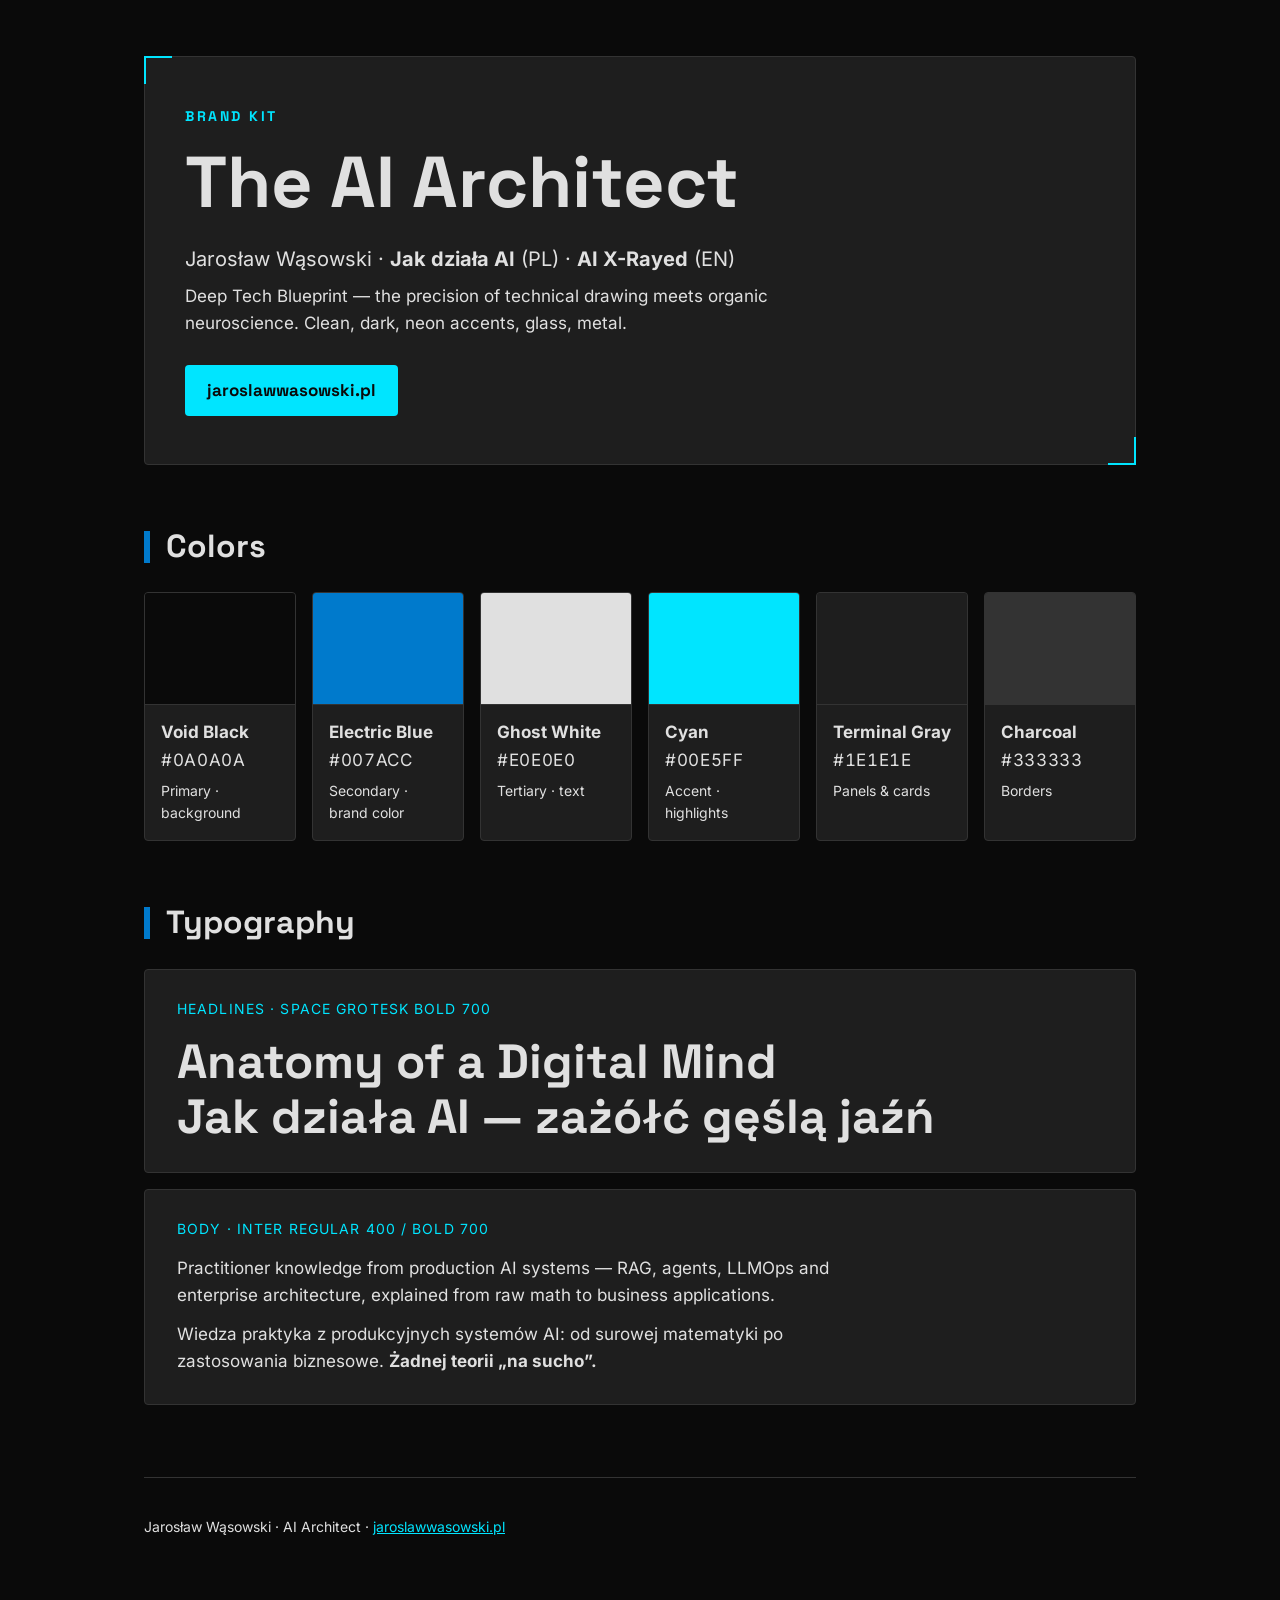
<file: brand/index.html>
<!DOCTYPE html>
<html lang="en">
<head>
  <meta charset="UTF-8">
  <meta name="viewport" content="width=device-width, initial-scale=1.0">

  <title>Brand Kit · Jarosław Wąsowski — AI Architect</title>
  <meta name="description" content="Brand kit of Jarosław Wąsowski, AI Architect, and the Jak działa AI / AI X-Rayed channels: color palette and typography.">
  <meta name="author" content="Jarosław Wąsowski">
  <meta name="robots" content="noindex">
  <meta name="theme-color" content="#0A0A0A">
  <meta property="og:site_name" content="Jarosław Wąsowski — AI Architect">
  <meta property="og:title" content="Brand Kit · Jarosław Wąsowski — AI Architect">
  <link rel="canonical" href="https://jaroslawwasowski.pl/brand/">

  <!-- Brand kit without a logo: an empty icon keeps the site favicon out of brand imports. -->
  <link rel="icon" href="data:,">

  <style>
    /* Fonts: static instances (OFL 1.1) of the brand typefaces. */
    @font-face {
      font-family: "Space Grotesk";
      src: url("fonts/SpaceGrotesk-Bold.ttf") format("truetype");
      font-weight: 700;
      font-style: normal;
      font-display: swap;
    }
    @font-face {
      font-family: "Inter";
      src: url("fonts/Inter-Regular.ttf") format("truetype");
      font-weight: 400;
      font-style: normal;
      font-display: swap;
    }
    @font-face {
      font-family: "Inter";
      src: url("fonts/Inter-Bold.ttf") format("truetype");
      font-weight: 700;
      font-style: normal;
      font-display: swap;
    }

    /* Brand tokens — source: PersonalPublisher brand/brand_book.md §2 (Base Palette + s01 fallback accents). */
    :root {
      --color-primary: #0A0A0A;   /* Void Black — primary background */
      --color-secondary: #007ACC; /* Electric Blue — brand color */
      --color-tertiary: #E0E0E0;  /* Ghost White — primary text */
      --color-accent: #00E5FF;    /* Cyan — highlights */
      --color-surface: #1E1E1E;   /* Terminal Gray — panels */
      --color-border: #333333;    /* Charcoal — borders */

      --font-heading: "Space Grotesk", system-ui, sans-serif;
      --font-body: "Inter", system-ui, sans-serif;
    }

    *, *::before, *::after { box-sizing: border-box; }

    html, body {
      margin: 0;
      background: var(--color-primary);
      color: var(--color-tertiary);
      font-family: var(--font-body);
      font-weight: 400;
      font-size: 17px;
      line-height: 1.6;
    }

    .wrap {
      max-width: 1040px;
      margin: 0 auto;
      padding: 56px 24px 72px;
    }

    h1, h2, h3 {
      font-family: var(--font-heading);
      font-weight: 700;
      line-height: 1.1;
      margin: 0;
    }

    a { color: var(--color-accent); }

    /* Hero panel with HUD corner markers (brand_book.md §4 Icon & UI). */
    .hero {
      position: relative;
      padding: 48px 40px;
      background: var(--color-surface);
      border: 1px solid var(--color-border);
      border-radius: 4px;
    }
    .hero::before, .hero::after {
      content: "";
      position: absolute;
      width: 28px;
      height: 28px;
      border-color: var(--color-accent);
      border-style: solid;
    }
    .hero::before { top: -1px; left: -1px; border-width: 2px 0 0 2px; }
    .hero::after { bottom: -1px; right: -1px; border-width: 0 2px 2px 0; }

    .eyebrow {
      margin: 0 0 16px;
      font-family: var(--font-heading);
      font-size: 14px;
      letter-spacing: 0.18em;
      text-transform: uppercase;
      color: var(--color-accent);
    }
    .hero h1 { font-size: clamp(40px, 7vw, 72px); }
    .lede { margin: 20px 0 8px; font-size: 20px; }
    .lede strong { font-weight: 700; }
    .aesthetic { margin: 0; max-width: 640px; }

    .button {
      display: inline-block;
      margin-top: 28px;
      padding: 12px 22px;
      background: var(--color-accent);
      color: var(--color-primary);
      font-family: var(--font-heading);
      font-weight: 700;
      text-decoration: none;
      border-radius: 4px;
    }

    section { margin-top: 64px; }

    .section-title {
      display: flex;
      align-items: center;
      gap: 16px;
      margin-bottom: 28px;
      font-size: 32px;
    }
    .section-title::before {
      content: "";
      width: 6px;
      height: 32px;
      background: var(--color-secondary);
    }

    /* Colors */
    .swatches {
      display: grid;
      grid-template-columns: repeat(auto-fit, minmax(150px, 1fr));
      gap: 16px;
      padding: 0;
      margin: 0;
      list-style: none;
    }
    .swatch {
      background: var(--color-surface);
      border: 1px solid var(--color-border);
      border-radius: 4px;
      overflow: hidden;
    }
    .chip {
      height: 112px;
      border-bottom: 1px solid var(--color-border);
    }
    .chip.primary { background: var(--color-primary); }
    .chip.secondary { background: var(--color-secondary); }
    .chip.tertiary { background: var(--color-tertiary); }
    .chip.accent { background: var(--color-accent); }
    .chip.surface { background: var(--color-surface); }
    .chip.border { background: var(--color-border); }
    .swatch-body { padding: 14px 16px 16px; }
    .swatch-name { display: block; font-weight: 700; }
    .swatch-hex { display: block; font-variant-numeric: tabular-nums; letter-spacing: 0.04em; }
    .swatch-role { display: block; margin-top: 6px; font-size: 14px; }

    /* Typography */
    .specimens { display: grid; gap: 16px; }
    .specimen {
      padding: 28px 32px;
      background: var(--color-surface);
      border: 1px solid var(--color-border);
      border-radius: 4px;
    }
    .specimen-label {
      margin: 0 0 14px;
      font-size: 14px;
      letter-spacing: 0.08em;
      text-transform: uppercase;
      color: var(--color-accent);
    }
    .specimen-heading {
      font-family: var(--font-heading);
      font-weight: 700;
      font-size: clamp(30px, 5vw, 48px);
      line-height: 1.15;
      margin: 0;
    }
    .specimen-body { margin: 0; max-width: 720px; }
    .specimen-body + .specimen-body { margin-top: 12px; }
    .specimen-bold { font-weight: 700; }

    footer {
      margin-top: 72px;
      padding-top: 24px;
      border-top: 1px solid var(--color-border);
      font-size: 14px;
    }

    @media (max-width: 600px) {
      .wrap { padding: 32px 16px 48px; }
      .hero { padding: 32px 20px; }
      .specimen { padding: 22px 18px; }
      .lede { font-size: 18px; }
    }
  </style>
</head>
<body>
  <main class="wrap">

    <header class="hero">
      <p class="eyebrow">Brand Kit</p>
      <h1>The AI Architect</h1>
      <p class="lede">Jarosław&nbsp;Wąsowski · <strong>Jak działa&nbsp;AI</strong>&nbsp;(PL) · <strong>AI&nbsp;X-Rayed</strong>&nbsp;(EN)</p>
      <p class="aesthetic">Deep Tech Blueprint — the precision of technical drawing meets organic neuroscience. Clean, dark, neon accents, glass, metal.</p>
      <a class="button" href="https://jaroslawwasowski.pl/">jaroslawwasowski.pl</a>
    </header>

    <section aria-labelledby="colors">
      <h2 class="section-title" id="colors">Colors</h2>
      <ul class="swatches">
        <li class="swatch">
          <div class="chip primary"></div>
          <div class="swatch-body">
            <span class="swatch-name">Void Black</span>
            <span class="swatch-hex">#0A0A0A</span>
            <span class="swatch-role">Primary · background</span>
          </div>
        </li>
        <li class="swatch">
          <div class="chip secondary"></div>
          <div class="swatch-body">
            <span class="swatch-name">Electric Blue</span>
            <span class="swatch-hex">#007ACC</span>
            <span class="swatch-role">Secondary · brand color</span>
          </div>
        </li>
        <li class="swatch">
          <div class="chip tertiary"></div>
          <div class="swatch-body">
            <span class="swatch-name">Ghost White</span>
            <span class="swatch-hex">#E0E0E0</span>
            <span class="swatch-role">Tertiary · text</span>
          </div>
        </li>
        <li class="swatch">
          <div class="chip accent"></div>
          <div class="swatch-body">
            <span class="swatch-name">Cyan</span>
            <span class="swatch-hex">#00E5FF</span>
            <span class="swatch-role">Accent · highlights</span>
          </div>
        </li>
        <li class="swatch">
          <div class="chip surface"></div>
          <div class="swatch-body">
            <span class="swatch-name">Terminal Gray</span>
            <span class="swatch-hex">#1E1E1E</span>
            <span class="swatch-role">Panels &amp; cards</span>
          </div>
        </li>
        <li class="swatch">
          <div class="chip border"></div>
          <div class="swatch-body">
            <span class="swatch-name">Charcoal</span>
            <span class="swatch-hex">#333333</span>
            <span class="swatch-role">Borders</span>
          </div>
        </li>
      </ul>
    </section>

    <section aria-labelledby="typography">
      <h2 class="section-title" id="typography">Typography</h2>
      <div class="specimens">
        <div class="specimen">
          <p class="specimen-label">Headlines · Space Grotesk Bold 700</p>
          <p class="specimen-heading">Anatomy of a Digital Mind</p>
          <p class="specimen-heading">Jak działa AI — zażółć gęślą jaźń</p>
        </div>
        <div class="specimen">
          <p class="specimen-label">Body · Inter Regular 400 / Bold 700</p>
          <p class="specimen-body">Practitioner knowledge from production AI systems — RAG, agents, LLMOps and enterprise architecture, explained from raw math to business applications.</p>
          <p class="specimen-body">Wiedza praktyka z produkcyjnych systemów AI: od surowej matematyki po zastosowania biznesowe. <span class="specimen-bold">Żadnej teorii „na sucho”.</span></p>
        </div>
      </div>
    </section>

    <footer>
      <p>Jarosław Wąsowski · AI Architect · <a href="https://jaroslawwasowski.pl/">jaroslawwasowski.pl</a></p>
    </footer>

  </main>
</body>
</html>
</file>
<file: css/variables.css>
/* ==========================================================================
   Design System Tokens
   ========================================================================== */

:root {
  /* Colors - Backgrounds */
  --bg-primary: #0A0A0F;
  --bg-secondary: #12121A;
  --bg-tertiary: #1A1A2E;
  --bg-nav: rgba(10, 10, 15, 0.85);

  /* Colors - Text */
  --text-primary: #E8E8ED;
  --text-secondary: #8B8B9E;
  --text-tertiary: #5A5A6E;

  /* Colors - Accents */
  --accent-indigo: #6C63FF;
  --accent-teal: #00D4AA;
  --accent-warm: #FF6B35;

  /* Colors - Borders */
  --border: #1E1E2E;
  --border-hover: #2A2A3E;

  /* Gradients */
  --gradient-primary: linear-gradient(135deg, #6C63FF 0%, #00D4AA 100%);
  --gradient-warm-glow: 0 4px 24px rgba(255, 107, 53, 0.3);
  --gradient-card-glow: 0 8px 32px rgba(108, 99, 255, 0.08);

  /* Typography */
  --font-heading: 'Space Grotesk', system-ui, sans-serif;
  --font-body: 'Inter', system-ui, sans-serif;
  --font-mono: 'JetBrains Mono', 'Fira Code', monospace;

  /* Font Sizes */
  --text-xs: 0.75rem;
  --text-sm: 0.875rem;
  --text-base: 1rem;
  --text-lg: 1.125rem;
  --text-xl: 1.25rem;
  --text-2xl: clamp(1.5rem, 3vw, 2.25rem);
  --text-3xl: clamp(2rem, 4vw, 3rem);
  --text-hero: clamp(2.5rem, 5vw, 4rem);

  /* Spacing */
  --space-xs: 4px;
  --space-sm: 8px;
  --space-md: 16px;
  --space-lg: 24px;
  --space-xl: 32px;
  --space-2xl: 48px;
  --space-3xl: 64px;
  --space-4xl: 96px;
  --space-5xl: 128px;

  /* Layout */
  --container-max: 1200px;
  --container-padding: 24px;
  --nav-height: 64px;

  /* Borders */
  --radius-sm: 6px;
  --radius-md: 10px;
  --radius-lg: 16px;
  --radius-full: 9999px;

  /* Transitions */
  --transition-fast: 0.2s ease;
  --transition-base: 0.3s ease;
  --transition-smooth: 0.6s cubic-bezier(0.16, 1, 0.3, 1);
}
</file>
<file: css/main.css>
/* ==========================================================================
   Reset & Base
   ========================================================================== */

*, *::before, *::after {
  margin: 0;
  padding: 0;
  box-sizing: border-box;
}

html {
  scroll-behavior: smooth;
  -webkit-text-size-adjust: 100%;
}

body {
  font-family: var(--font-body);
  font-size: var(--text-base);
  line-height: 1.6;
  color: var(--text-primary);
  background-color: var(--bg-primary);
  -webkit-font-smoothing: antialiased;
  -moz-osx-font-smoothing: grayscale;
  overflow-x: hidden;
}

img { max-width: 100%; display: block; }
a { color: inherit; text-decoration: none; }
button { cursor: pointer; border: none; background: none; font: inherit; color: inherit; }
ul, ol { list-style: none; }

/* ==========================================================================
   Utilities
   ========================================================================== */

.container {
  max-width: var(--container-max);
  margin: 0 auto;
  padding: 0 var(--container-padding);
}

.gradient-text {
  background: var(--gradient-primary);
  -webkit-background-clip: text;
  -webkit-text-fill-color: transparent;
  background-clip: text;
}

.section-label {
  font-family: var(--font-mono);
  font-size: var(--text-xs);
  font-weight: 500;
  letter-spacing: 0.15em;
  text-transform: uppercase;
  margin-bottom: var(--space-lg);
}

.section-heading {
  font-family: var(--font-heading);
  font-size: var(--text-2xl);
  font-weight: 600;
  line-height: 1.2;
  margin-bottom: var(--space-lg);
}

.section-subtext {
  color: var(--text-secondary);
  max-width: 640px;
  line-height: 1.7;
}

section {
  padding: var(--space-4xl) 0;
}

.section-alt {
  background: var(--bg-secondary);
}

/* Cards on alt sections need contrasting backgrounds */
.section-alt .expertise-card,
.section-alt .service-card,
.section-alt .content-card,
.section-alt .track-card {
  background: var(--bg-tertiary);
}

.section-alt .expertise-tag {
  background: rgba(10, 10, 15, 0.5);
}

.section-alt .track-year {
  background: rgba(10, 10, 15, 0.5);
  -webkit-text-fill-color: initial;
  background-clip: border-box;
  -webkit-background-clip: border-box;
  color: var(--accent-primary);
}

/* ==========================================================================
   Navigation
   ========================================================================== */

.nav {
  position: fixed;
  top: 0;
  left: 0;
  right: 0;
  height: var(--nav-height);
  z-index: 100;
  transition: background var(--transition-base), box-shadow var(--transition-base);
}

.nav.scrolled {
  background: var(--bg-nav);
  backdrop-filter: blur(12px);
  -webkit-backdrop-filter: blur(12px);
  box-shadow: 0 1px 0 var(--border);
}

.nav-inner {
  display: flex;
  align-items: center;
  justify-content: space-between;
  height: 100%;
}

.nav-logo {
  font-family: var(--font-heading);
  font-size: var(--text-lg);
  font-weight: 600;
  transition: opacity var(--transition-fast);
}

.nav-logo:hover {
  opacity: 0.8;
}

.nav-links {
  display: flex;
  align-items: center;
  gap: var(--space-xl);
}

.nav-links a {
  font-size: var(--text-sm);
  color: var(--text-secondary);
  transition: color var(--transition-fast);
  position: relative;
}

.nav-links a:hover,
.nav-links a.active {
  color: var(--text-primary);
}

.nav-links a.active::after {
  content: '';
  position: absolute;
  bottom: -4px;
  left: 0;
  right: 0;
  height: 2px;
  background: var(--gradient-primary);
  border-radius: 1px;
}

.nav-cta {
  font-size: var(--text-sm);
  font-weight: 500;
  padding: 8px 20px;
  border-radius: var(--radius-full);
  background: var(--accent-warm);
  color: #fff;
  transition: box-shadow var(--transition-base), transform var(--transition-base);
}

.nav-cta:hover {
  box-shadow: var(--gradient-warm-glow);
  transform: translateY(-1px);
}

/* Hamburger */
.nav-hamburger {
  display: none;
  flex-direction: column;
  gap: 5px;
  padding: 8px;
  cursor: pointer;
}

.nav-hamburger span {
  display: block;
  width: 22px;
  height: 2px;
  background: var(--text-primary);
  border-radius: 2px;
  transition: transform var(--transition-base), opacity var(--transition-base);
}

.nav-hamburger.open span:nth-child(1) {
  transform: rotate(45deg) translate(5px, 5px);
}

.nav-hamburger.open span:nth-child(2) {
  opacity: 0;
}

.nav-hamburger.open span:nth-child(3) {
  transform: rotate(-45deg) translate(5px, -5px);
}

/* Mobile menu */
.nav-mobile {
  display: none;
  position: fixed;
  top: var(--nav-height);
  left: 0;
  right: 0;
  bottom: 0;
  background: var(--bg-primary);
  flex-direction: column;
  align-items: center;
  justify-content: center;
  gap: var(--space-2xl);
  z-index: 99;
}

.nav-mobile.open {
  display: flex;
}

.nav-mobile a {
  font-family: var(--font-heading);
  font-size: var(--text-xl);
  color: var(--text-secondary);
  transition: color var(--transition-fast);
}

.nav-mobile a:hover {
  color: var(--text-primary);
}

/* ==========================================================================
   Hero
   ========================================================================== */

.hero {
  position: relative;
  min-height: 100vh;
  display: flex;
  align-items: center;
  justify-content: center;
  text-align: center;
  padding-top: var(--nav-height);
  overflow: hidden;
}

.hero-bg {
  position: absolute;
  inset: 0;
  background:
    radial-gradient(ellipse at 20% 50%, rgba(108, 99, 255, 0.15) 0%, transparent 50%),
    radial-gradient(ellipse at 80% 20%, rgba(0, 212, 170, 0.10) 0%, transparent 50%),
    radial-gradient(ellipse at 50% 80%, rgba(108, 99, 255, 0.08) 0%, transparent 50%);
  animation: meshMove 60s ease-in-out infinite alternate;
  pointer-events: none;
}

.hero-content {
  position: relative;
  z-index: 1;
  max-width: 750px;
}

.hero-label {
  font-family: var(--font-mono);
  font-size: var(--text-sm);
  font-weight: 500;
  letter-spacing: 0.15em;
  text-transform: uppercase;
  margin-bottom: var(--space-lg);
}

.hero-title {
  font-family: var(--font-heading);
  font-size: var(--text-hero);
  font-weight: 700;
  line-height: 1.1;
  margin-bottom: var(--space-lg);
}

.hero-subtitle {
  color: var(--text-secondary);
  font-size: var(--text-lg);
  line-height: 1.6;
  margin-bottom: var(--space-2xl);
  max-width: 600px;
  margin-left: auto;
  margin-right: auto;
}

.hero-buttons {
  display: flex;
  gap: var(--space-md);
  justify-content: center;
  flex-wrap: wrap;
}

.btn-primary {
  display: inline-flex;
  align-items: center;
  gap: var(--space-sm);
  padding: 14px 32px;
  border-radius: var(--radius-full);
  background: var(--accent-warm);
  color: #fff;
  font-weight: 600;
  font-size: var(--text-base);
  transition: box-shadow var(--transition-base), transform var(--transition-base);
}

.btn-primary:hover {
  box-shadow: var(--gradient-warm-glow);
  transform: translateY(-2px);
}

.btn-outline {
  display: inline-flex;
  align-items: center;
  gap: var(--space-sm);
  padding: 14px 32px;
  border-radius: var(--radius-full);
  border: 1px solid var(--border-hover);
  color: var(--text-primary);
  font-weight: 500;
  font-size: var(--text-base);
  transition: border-color var(--transition-base), transform var(--transition-base);
}

.btn-outline:hover {
  border-color: var(--text-tertiary);
  transform: translateY(-2px);
}

/* ==========================================================================
   About
   ========================================================================== */

/* Metrics strip — borderless, subtle */
.about-metrics {
  display: flex;
  justify-content: flex-start;
  gap: var(--space-2xl);
  margin-bottom: var(--space-3xl);
  padding-bottom: var(--space-lg);
  border-bottom: 1px solid var(--border);
}

.about-metric {
  display: flex;
  flex-direction: column;
  gap: var(--space-xs);
}

.about-metric-number {
  font-family: var(--font-heading);
  font-size: clamp(1.75rem, 3vw, 2.25rem);
  font-weight: 700;
  line-height: 1;
}

.about-metric-label {
  font-family: var(--font-mono);
  font-size: var(--text-xs);
  color: var(--text-tertiary);
  letter-spacing: 0.02em;
  line-height: 1.4;
}

/* About — two-column layout */
.about-columns {
  display: grid;
  grid-template-columns: 1fr 1fr;
  gap: var(--space-2xl);
}

.about-col p {
  color: var(--text-secondary);
  line-height: 1.8;
  margin-bottom: var(--space-lg);
}

.about-col p:last-child {
  margin-bottom: 0;
}

.about-col-heading {
  font-family: var(--font-mono);
  font-size: var(--text-xs);
  font-weight: 500;
  text-transform: uppercase;
  letter-spacing: 0.1em;
  color: var(--accent-primary);
  margin-bottom: var(--space-md);
}

.about-col strong {
  color: var(--text-primary);
  font-weight: 600;
}


/* ==========================================================================
   Expertise
   ========================================================================== */

.expertise-header {
  text-align: center;
  margin-bottom: var(--space-3xl);
}

.expertise-grid {
  display: grid;
  grid-template-columns: repeat(3, 1fr);
  gap: var(--space-lg);
}

.expertise-card {
  background: var(--bg-secondary);
  border: 1px solid var(--border);
  border-radius: var(--radius-md);
  padding: var(--space-xl);
  position: relative;
  overflow: hidden;
  transition: transform var(--transition-base), box-shadow var(--transition-base);
}

.expertise-card::before {
  content: '';
  position: absolute;
  top: 0;
  left: 0;
  right: 0;
  height: 2px;
  background: var(--gradient-primary);
}

.expertise-card:hover {
  transform: translateY(-4px);
  box-shadow: var(--gradient-card-glow);
}

.expertise-icon {
  font-size: 1.5rem;
  margin-bottom: var(--space-md);
}

.expertise-card h3 {
  font-family: var(--font-heading);
  font-size: var(--text-lg);
  font-weight: 600;
  margin-bottom: var(--space-md);
}

.expertise-tags {
  display: flex;
  flex-wrap: wrap;
  gap: var(--space-sm);
}

.expertise-tag {
  font-family: var(--font-mono);
  font-size: var(--text-xs);
  color: var(--text-secondary);
  background: var(--bg-tertiary);
  padding: 4px 10px;
  border-radius: var(--radius-sm);
  white-space: nowrap;
}

/* ==========================================================================
   Track Record
   ========================================================================== */

.track-header {
  text-align: center;
  margin-bottom: var(--space-3xl);
}

.track-list {
  display: grid;
  grid-template-columns: 1fr;
  gap: var(--space-lg);
}

.track-card {
  background: var(--bg-secondary);
  border: 1px solid var(--border);
  border-radius: var(--radius-md);
  padding: var(--space-xl) var(--space-xl) var(--space-xl) var(--space-2xl);
  position: relative;
  overflow: hidden;
  transition: transform var(--transition-base), border-color var(--transition-base);
}

.track-card::before {
  content: '';
  position: absolute;
  top: 0;
  left: 0;
  bottom: 0;
  width: 3px;
  background: var(--gradient-primary);
}

.track-card:hover {
  transform: translateX(4px);
  border-color: var(--border-hover);
}

.track-year {
  display: inline-block;
  font-family: var(--font-mono);
  font-size: var(--text-xs);
  font-weight: 500;
  padding: 4px 12px;
  border-radius: var(--radius-full);
  background: var(--bg-tertiary);
  margin-bottom: var(--space-md);
  -webkit-text-fill-color: initial;
  background-clip: border-box;
  -webkit-background-clip: border-box;
  color: var(--accent-primary);
}

.track-card h3 {
  font-family: var(--font-heading);
  font-size: var(--text-xl);
  font-weight: 600;
  margin-bottom: var(--space-sm);
}

.track-card p {
  color: var(--text-secondary);
  line-height: 1.7;
}

/* ==========================================================================
   Services
   ========================================================================== */

.services-header {
  text-align: center;
  margin-bottom: var(--space-3xl);
}

.services-grid {
  display: grid;
  grid-template-columns: repeat(3, 1fr);
  gap: var(--space-lg);
}

.service-card {
  background: var(--bg-secondary);
  border: 1px solid var(--border);
  border-radius: var(--radius-lg);
  padding: var(--space-2xl);
  display: flex;
  flex-direction: column;
  transition: transform var(--transition-base), box-shadow var(--transition-base);
}

.service-card:hover {
  transform: translateY(-4px);
  box-shadow: var(--gradient-card-glow);
}

.service-icon {
  font-size: 2rem;
  margin-bottom: var(--space-lg);
}

.service-card h3 {
  font-family: var(--font-heading);
  font-size: var(--text-xl);
  font-weight: 600;
  margin-bottom: var(--space-md);
}

.service-card > p {
  color: var(--text-secondary);
  line-height: 1.7;
  flex-grow: 1;
  margin-bottom: var(--space-md);
}

.service-list {
  list-style: none;
  padding: 0;
  margin: 0 0 var(--space-md) 0;
  flex-grow: 1;
}

.service-list li {
  color: var(--text-secondary);
  line-height: 1.6;
  padding: 6px 0;
  padding-left: 1.2em;
  position: relative;
  font-size: var(--text-sm);
}

.service-list li::before {
  content: '\203A';
  position: absolute;
  left: 0;
  color: var(--accent-primary);
  font-weight: 700;
}

.service-meta {
  font-family: var(--font-mono);
  font-size: var(--text-xs);
  color: var(--text-tertiary);
  line-height: 1.6;
  margin-bottom: 0;
  flex-grow: 0;
}

/* ==========================================================================
   Content & Media
   ========================================================================== */

.content-header {
  margin-bottom: var(--space-3xl);
}

.content-grid {
  display: grid;
  grid-template-columns: repeat(2, 1fr);
  gap: var(--space-lg);
}

.content-card {
  display: flex;
  gap: var(--space-lg);
  padding: var(--space-xl);
  background: var(--bg-secondary);
  border: 1px solid var(--border);
  border-radius: var(--radius-md);
  transition: border-color var(--transition-base), transform var(--transition-base), box-shadow var(--transition-base);
}

.content-card:hover {
  border-color: var(--border-hover);
  transform: translateY(-4px);
  box-shadow: var(--gradient-card-glow);
}

.content-card-icon {
  flex-shrink: 0;
  width: 48px;
  height: 48px;
  display: flex;
  align-items: center;
  justify-content: center;
  background: var(--bg-tertiary);
  border-radius: var(--radius-md);
  padding: 10px;
}

.content-card-icon svg {
  width: 28px;
  height: 28px;
  fill: var(--text-secondary);
  transition: fill var(--transition-base);
}

.content-card:hover .content-card-icon svg {
  fill: var(--text-primary);
}

.content-card-body h3 {
  font-family: var(--font-heading);
  font-size: var(--text-base);
  font-weight: 600;
  margin-bottom: var(--space-xs);
}

.content-card-body p {
  font-size: var(--text-sm);
  color: var(--text-secondary);
  line-height: 1.6;
  margin-bottom: var(--space-sm);
}

.content-card-link {
  font-size: var(--text-sm);
  font-weight: 500;
  color: var(--accent-warm);
  display: inline-flex;
  align-items: center;
  gap: var(--space-xs);
}

.content-card:hover .content-card-link .arrow {
  transform: translateX(4px);
}

.content-card-link .arrow {
  transition: transform var(--transition-base);
}

.content-scope {
  font-family: var(--font-mono);
  font-size: var(--text-xs);
  color: var(--text-tertiary);
  text-align: center;
  margin-top: var(--space-2xl);
  line-height: 1.7;
  letter-spacing: 0.02em;
}

/* ==========================================================================
   Contact
   ========================================================================== */

.contact {
  text-align: center;
}

.contact-content {
  max-width: 720px;
  margin: 0 auto;
}

.contact .section-subtext {
  margin: 0 auto var(--space-2xl);
}

.contact-links {
  display: flex;
  justify-content: center;
  gap: var(--space-md);
  flex-wrap: wrap;
}

.contact-btn {
  display: inline-flex;
  align-items: center;
  gap: var(--space-sm);
  padding: 14px 28px;
  border-radius: var(--radius-full);
  border: 1px solid var(--border-hover);
  font-weight: 500;
  font-size: var(--text-base);
  transition: border-color var(--transition-base), transform var(--transition-base), background var(--transition-base);
}

.contact-btn:hover {
  border-color: var(--text-tertiary);
  transform: translateY(-2px);
  background: var(--bg-secondary);
}

.contact-btn svg {
  width: 20px;
  height: 20px;
  fill: currentColor;
}

.contact-btn.linkedin:hover {
  border-color: #0A66C2;
  color: #0A66C2;
}

.contact-btn.youtube:hover {
  border-color: #FF0000;
  color: #FF0000;
}

.contact-btn.spotify:hover {
  border-color: #1DB954;
  color: #1DB954;
}

.contact-btn.github:hover {
  border-color: #E8E8ED;
}

.contact-btn.medium:hover {
  border-color: #00D4AA;
  color: #00D4AA;
}

/* Contact section button colors on alt background */
.section-alt .contact-btn {
  border-color: var(--border);
}

.section-alt .contact-btn:hover {
  background: var(--bg-tertiary);
}

/* ==========================================================================
   Footer
   ========================================================================== */

.footer {
  padding: var(--space-2xl) 0;
  border-top: 1px solid var(--border);
}

.footer-inner {
  display: flex;
  align-items: center;
  justify-content: space-between;
  flex-wrap: wrap;
  gap: var(--space-md);
}

.footer-copy {
  font-size: var(--text-sm);
  color: var(--text-tertiary);
}

.footer-tagline {
  font-size: var(--text-sm);
  color: var(--text-tertiary);
}

.footer-links {
  display: flex;
  gap: var(--space-lg);
}

.footer-links a {
  font-size: var(--text-sm);
  color: var(--text-tertiary);
  transition: color var(--transition-fast);
}

.footer-links a:hover {
  color: var(--text-secondary);
}

/* ==========================================================================
   Scroll Reveal
   ========================================================================== */

.reveal {
  opacity: 0;
  transform: translateY(20px);
  transition: opacity var(--transition-smooth), transform var(--transition-smooth);
}

.reveal.visible {
  opacity: 1;
  transform: translateY(0);
}

/* Respect reduced motion */
@media (prefers-reduced-motion: reduce) {
  .reveal {
    opacity: 1;
    transform: none;
    transition: none;
  }

  .hero-bg {
    animation: none;
  }

  html {
    scroll-behavior: auto;
  }
}
</file>
<file: css/animations.css>
/* ==========================================================================
   Keyframe Animations
   ========================================================================== */

/* Hero gradient mesh movement */
@keyframes meshMove {
  0% {
    background:
      radial-gradient(ellipse at 20% 50%, rgba(108, 99, 255, 0.15) 0%, transparent 50%),
      radial-gradient(ellipse at 80% 20%, rgba(0, 212, 170, 0.10) 0%, transparent 50%),
      radial-gradient(ellipse at 50% 80%, rgba(108, 99, 255, 0.08) 0%, transparent 50%);
  }
  33% {
    background:
      radial-gradient(ellipse at 40% 30%, rgba(108, 99, 255, 0.12) 0%, transparent 50%),
      radial-gradient(ellipse at 70% 60%, rgba(0, 212, 170, 0.12) 0%, transparent 50%),
      radial-gradient(ellipse at 30% 70%, rgba(108, 99, 255, 0.10) 0%, transparent 50%);
  }
  66% {
    background:
      radial-gradient(ellipse at 60% 40%, rgba(0, 212, 170, 0.10) 0%, transparent 50%),
      radial-gradient(ellipse at 30% 70%, rgba(108, 99, 255, 0.15) 0%, transparent 50%),
      radial-gradient(ellipse at 80% 50%, rgba(0, 212, 170, 0.08) 0%, transparent 50%);
  }
  100% {
    background:
      radial-gradient(ellipse at 20% 50%, rgba(108, 99, 255, 0.15) 0%, transparent 50%),
      radial-gradient(ellipse at 80% 20%, rgba(0, 212, 170, 0.10) 0%, transparent 50%),
      radial-gradient(ellipse at 50% 80%, rgba(108, 99, 255, 0.08) 0%, transparent 50%);
  }
}

/* Stagger children animation */
.reveal.visible .stagger-child:nth-child(1) { transition-delay: 0s; }
.reveal.visible .stagger-child:nth-child(2) { transition-delay: 0.1s; }
.reveal.visible .stagger-child:nth-child(3) { transition-delay: 0.15s; }
.reveal.visible .stagger-child:nth-child(4) { transition-delay: 0.2s; }
.reveal.visible .stagger-child:nth-child(5) { transition-delay: 0.25s; }
.reveal.visible .stagger-child:nth-child(6) { transition-delay: 0.3s; }

.stagger-child {
  opacity: 0;
  transform: translateY(12px);
  transition: opacity 0.4s ease, transform 0.4s ease;
}

.reveal.visible .stagger-child {
  opacity: 1;
  transform: translateY(0);
}

/* Reduced motion */
@media (prefers-reduced-motion: reduce) {
  @keyframes meshMove { from, to { opacity: 1; } }

  .stagger-child {
    opacity: 1;
    transform: none;
    transition: none;
  }
}
</file>
<file: css/responsive.css>
/* ==========================================================================
   Responsive Design - Mobile First
   ========================================================================== */

/* ---- Mobile (base, < 768px) ---- */

@media (max-width: 1023px) {
  .nav-links {
    display: none;
  }

  .nav-cta-desktop {
    display: none;
  }

  .nav-hamburger {
    display: flex;
  }
}

.hero-title {
  font-size: clamp(2rem, 8vw, 2.5rem);
}

.about-metrics {
  display: grid;
  grid-template-columns: 1fr 1fr;
  gap: var(--space-lg);
}

.about-columns {
  grid-template-columns: 1fr;
}

.expertise-grid {
  grid-template-columns: 1fr;
}

.track-list {
  grid-template-columns: 1fr;
}

.services-grid {
  grid-template-columns: 1fr;
}

.content-grid {
  grid-template-columns: 1fr;
}

.footer-inner {
  flex-direction: column;
  text-align: center;
  gap: var(--space-sm);
}

.footer-links {
  flex-wrap: wrap;
  justify-content: center;
}

.contact-links {
  flex-direction: column;
  align-items: center;
}

.contact-btn {
  width: 100%;
  max-width: 300px;
  justify-content: center;
}

/* ---- Tablet (768px+) ---- */

@media (min-width: 768px) {
  .about-metrics {
    display: flex;
    gap: var(--space-2xl);
  }

  .expertise-grid {
    grid-template-columns: repeat(2, 1fr);
  }

  .content-grid {
    grid-template-columns: repeat(2, 1fr);
  }

  .contact-links {
    flex-direction: row;
    flex-wrap: wrap;
  }

  .contact-btn {
    width: auto;
    max-width: none;
  }

  .footer-inner {
    flex-direction: row;
    text-align: left;
  }
}

/* ---- Desktop (1024px+) ---- */

@media (min-width: 1024px) {
  .nav-links {
    display: flex;
  }

  .nav-cta-desktop {
    display: inline-flex;
  }

  .nav-hamburger {
    display: none;
  }

  .nav-mobile.open {
    display: none;
  }

  .hero-title {
    font-size: var(--text-hero);
  }

  .expertise-grid {
    grid-template-columns: repeat(3, 1fr);
  }

  .services-grid {
    grid-template-columns: repeat(3, 1fr);
  }

  section {
    padding: var(--space-4xl) 0;
  }
}

/* ---- Large Desktop (1280px+) ---- */

@media (min-width: 1280px) {
  :root {
    --container-padding: 32px;
  }
}
</file>
